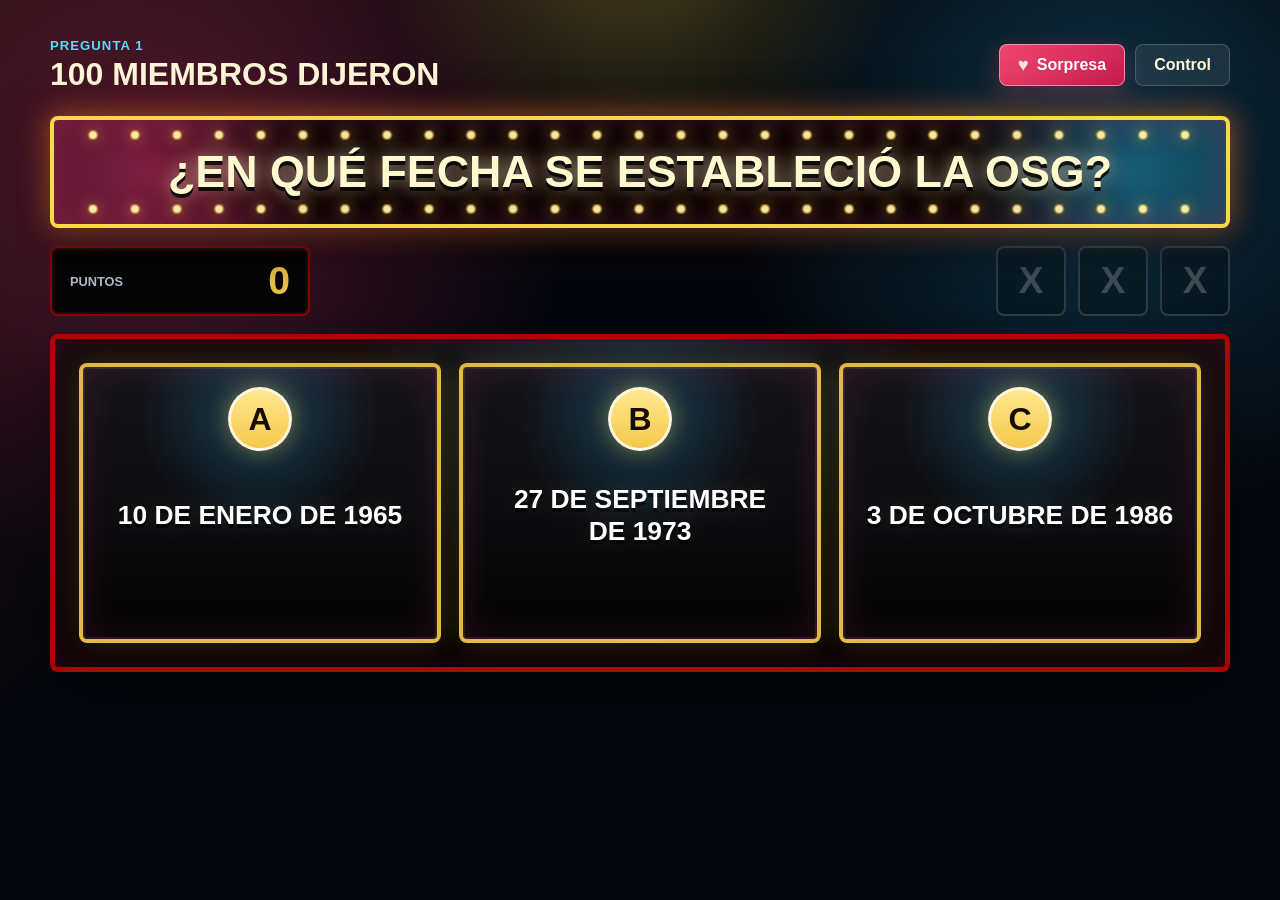
<file: index.html>
<!doctype html>
<html lang="es">
<head>
  <meta charset="utf-8">
  <meta name="viewport" content="width=device-width, initial-scale=1">
  <title>100 Miembros Dijeron | Tablero</title>
  <link rel="stylesheet" href="./styles.css?v=20261001-2">
</head>
<body data-page="board">
  <main class="stage-shell">
    <header class="topbar">
      <div>
        <p class="eyebrow" id="roundLabel">Ronda 1</p>
        <h1>100 Miembros Dijeron</h1>
      </div>
      <nav class="page-actions" aria-label="Paginas">
        <button class="surprise-button" type="button" id="surpriseButton">
          <span aria-hidden="true">♥</span>
          Sorpresa
        </button>
        <a class="ghost-button" href="./control.html">Control</a>
      </nav>
    </header>

    <section class="question-band" aria-live="polite">
      <span id="questionText"></span>
    </section>

    <section class="score-strip" aria-label="Marcador">
      <div class="score-meter">
        <span>Puntos</span>
        <strong id="scoreTotal">0</strong>
      </div>
      <div class="strike-row" id="strikeRow" aria-label="Fallas"></div>
    </section>

    <section class="answer-board" id="answerBoard" aria-label="Respuestas"></section>
  </main>

  <div class="strike-overlay" id="strikeOverlay" aria-hidden="true">
    <strong>X</strong>
  </div>

  <div class="surprise-overlay" id="surpriseOverlay" aria-hidden="true" hidden>
    <section class="surprise-card" role="dialog" aria-modal="true" aria-labelledby="surpriseTitle">
      <button class="surprise-close" type="button" id="surpriseClose" aria-label="Cerrar sorpresa">&times;</button>
      <div class="surprise-art">
        <img src="./assets/pug-enamorado.png" alt="Pug enamorado sosteniendo un corazón" width="1024" height="1024">
      </div>
      <div class="surprise-message">
        <p>Una sorpresa para ustedes</p>
        <h2 id="surpriseTitle">Te amo mucho <span>mi vidas hermosas</span></h2>
        <div class="surprise-hearts" aria-hidden="true">♥ ♥ ♥</div>
        <button class="surprise-dismiss" type="button" id="surpriseDismiss">Cerrar con amor</button>
      </div>
    </section>
  </div>

  <script src="./app.js?v=20261001-2"></script>
</body>
</html>
</file>
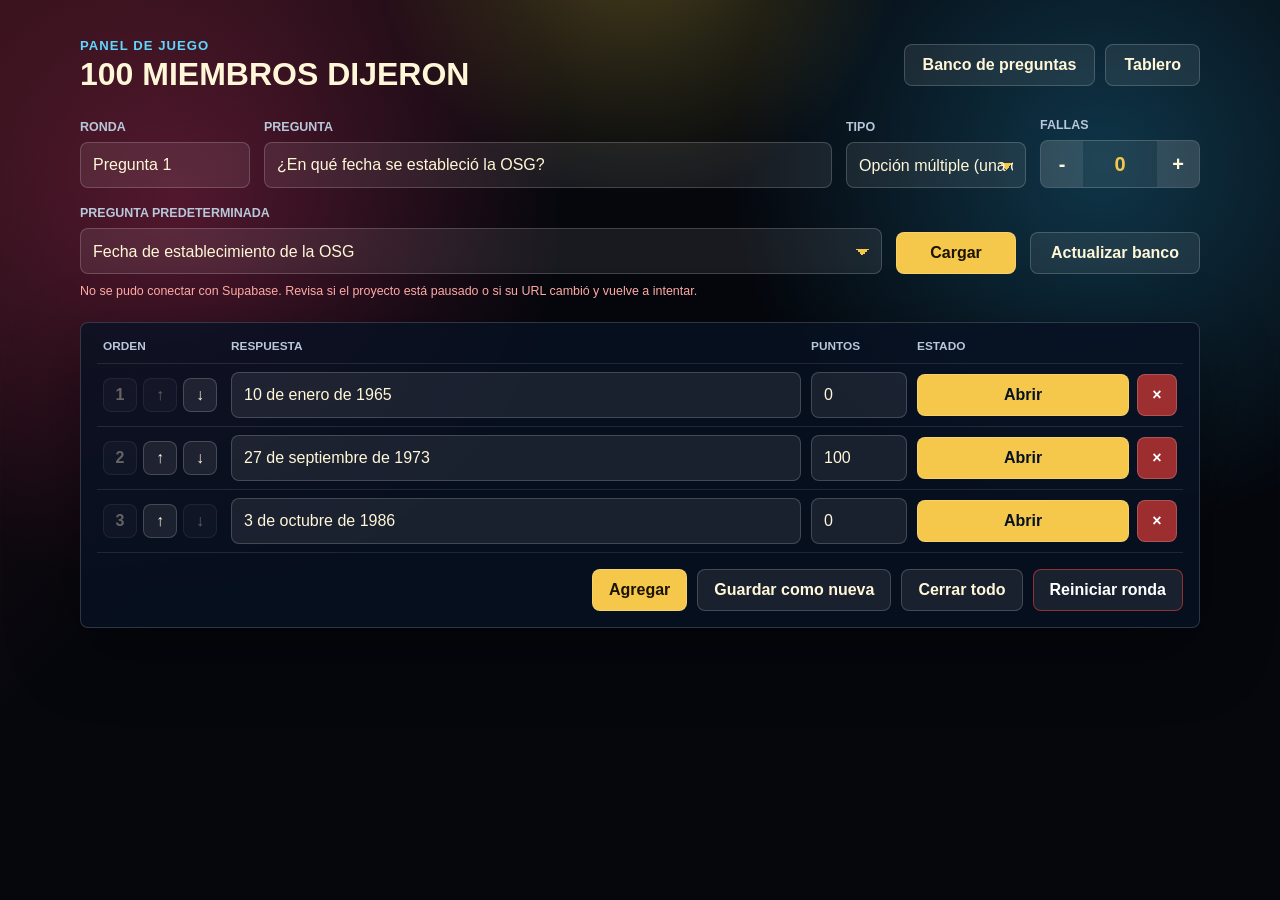
<file: control.html>
<!doctype html>
<html lang="es">
<head>
  <meta charset="utf-8">
  <meta name="viewport" content="width=device-width, initial-scale=1">
  <title>100 Miembros Dijeron | Control</title>
  <link rel="stylesheet" href="./styles.css?v=20261001-2">
</head>
<body data-page="control">
  <main class="control-shell">
    <header class="topbar control-topbar">
      <div>
        <p class="eyebrow">Panel de juego</p>
        <h1>100 Miembros Dijeron</h1>
      </div>
      <nav class="page-actions" aria-label="Paginas">
        <a class="ghost-button" href="./questions.html">Banco de preguntas</a>
        <a class="ghost-button" href="./index.html">Tablero</a>
      </nav>
    </header>

    <section class="editor-band" aria-label="Datos de la ronda">
      <label class="field">
        <span>Ronda</span>
        <input id="roundInput" type="text" autocomplete="off">
      </label>
      <label class="field wide-field">
        <span>Pregunta</span>
        <input id="questionInput" type="text" autocomplete="off">
      </label>
      <label class="field">
        <span>Tipo</span>
        <select id="modeInput">
          <option value="survey">Respuestas con puntos</option>
          <option value="choice">Opción múltiple (una correcta)</option>
        </select>
      </label>
      <div class="strike-control" aria-label="Fallas">
        <span>Fallas</span>
        <div class="stepper">
          <button type="button" id="strikeDown" aria-label="Quitar falla">-</button>
          <strong id="strikeCount">0</strong>
          <button type="button" id="strikeUp" aria-label="Agregar falla">+</button>
        </div>
      </div>
    </section>

    <section class="preset-band" aria-label="Preguntas predeterminadas">
      <label class="field preset-field">
        <span>Pregunta predeterminada</span>
        <select id="presetSelect"></select>
      </label>
      <button class="primary-button" type="button" id="loadPreset">Cargar</button>
      <button class="plain-button" type="button" id="refreshBank">Actualizar banco</button>
      <p class="control-bank-status" id="controlBankStatus" role="status" aria-live="polite"></p>
    </section>

    <section class="answer-editor" aria-label="Editor de respuestas">
      <div class="editor-head">
        <span>Orden</span>
        <span>Respuesta</span>
        <span>Puntos</span>
        <span>Estado</span>
      </div>
      <div id="answerEditor"></div>
      <div class="editor-actions">
        <button class="primary-button" type="button" id="addAnswer">Agregar</button>
        <button class="plain-button" type="button" id="saveToBank">Guardar como nueva</button>
        <button class="plain-button" type="button" id="hideAll">Cerrar todo</button>
        <button class="plain-button danger" type="button" id="resetRound">Reiniciar ronda</button>
      </div>
    </section>
  </main>

  <script src="./supabase-config.js"></script>
  <script src="./question-bank.js?v=20261001-2"></script>
  <script src="./app.js?v=20261001-2"></script>
</body>
</html>
</file>
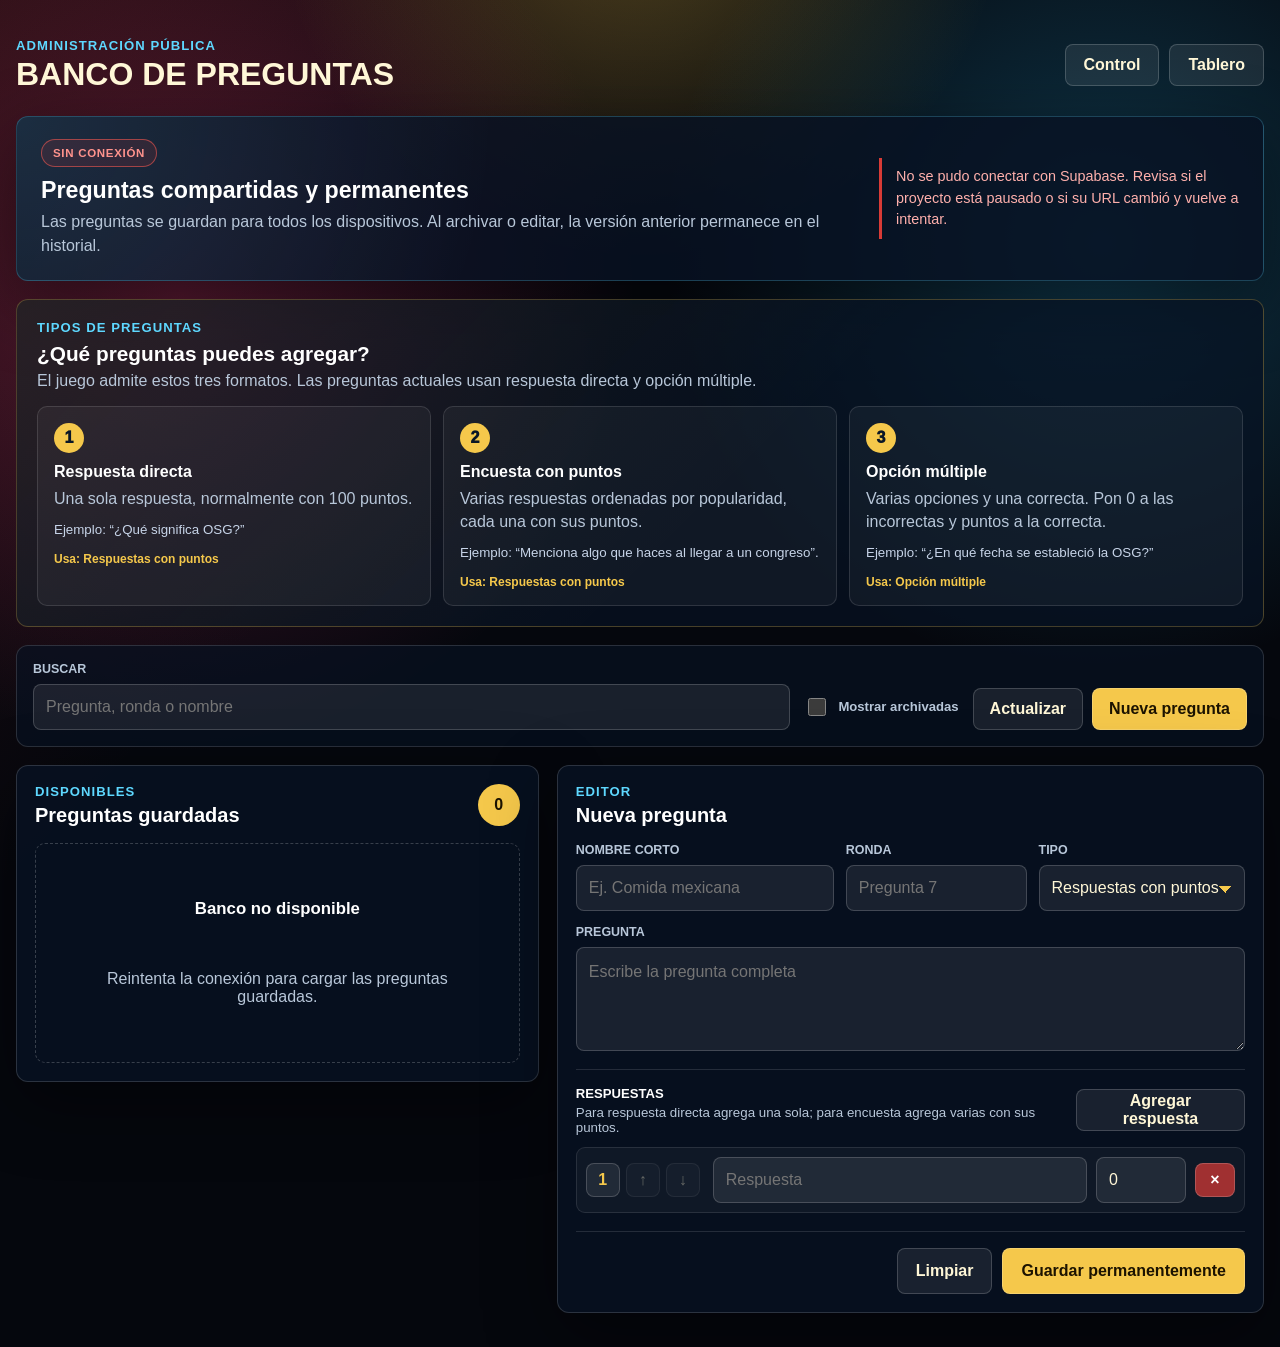
<file: questions.html>
<!doctype html>
<html lang="es">
<head>
  <meta charset="utf-8">
  <meta name="viewport" content="width=device-width, initial-scale=1">
  <title>100 Miembros Dijeron | Banco de preguntas</title>
  <link rel="stylesheet" href="./styles.css?v=20261001-2">
</head>
<body data-page="questions">
  <main class="control-shell bank-shell">
    <header class="topbar control-topbar">
      <div>
        <p class="eyebrow">Administración pública</p>
        <h1>Banco de preguntas</h1>
      </div>
      <nav class="page-actions" aria-label="Páginas">
        <a class="ghost-button" href="./control.html">Control</a>
        <a class="ghost-button" href="./index.html">Tablero</a>
      </nav>
    </header>

    <section class="bank-summary" aria-labelledby="bankSummaryTitle">
      <div>
        <span class="connection-badge" id="connectionBadge">Conectando</span>
        <h2 id="bankSummaryTitle">Preguntas compartidas y permanentes</h2>
        <p>Las preguntas se guardan para todos los dispositivos. Al archivar o editar, la versión anterior permanece en el historial.</p>
      </div>
      <p class="bank-status" id="bankStatus" role="status" aria-live="polite"></p>
    </section>

    <section class="question-type-guide" aria-labelledby="questionTypeTitle">
      <div class="question-type-heading">
        <p class="eyebrow">Tipos de preguntas</p>
        <h2 id="questionTypeTitle">¿Qué preguntas puedes agregar?</h2>
        <p>El juego admite estos tres formatos. Las preguntas actuales usan respuesta directa y opción múltiple.</p>
      </div>
      <div class="question-type-grid">
        <article>
          <span class="question-type-number">1</span>
          <h3>Respuesta directa</h3>
          <p>Una sola respuesta, normalmente con 100 puntos.</p>
          <small>Ejemplo: “¿Qué significa OSG?”</small>
          <strong>Usa: Respuestas con puntos</strong>
        </article>
        <article>
          <span class="question-type-number">2</span>
          <h3>Encuesta con puntos</h3>
          <p>Varias respuestas ordenadas por popularidad, cada una con sus puntos.</p>
          <small>Ejemplo: “Menciona algo que haces al llegar a un congreso”.</small>
          <strong>Usa: Respuestas con puntos</strong>
        </article>
        <article>
          <span class="question-type-number">3</span>
          <h3>Opción múltiple</h3>
          <p>Varias opciones y una correcta. Pon 0 a las incorrectas y puntos a la correcta.</p>
          <small>Ejemplo: “¿En qué fecha se estableció la OSG?”</small>
          <strong>Usa: Opción múltiple</strong>
        </article>
      </div>
    </section>

    <section class="bank-toolbar" aria-label="Herramientas del banco">
      <label class="field bank-search">
        <span>Buscar</span>
        <input id="bankSearch" type="search" placeholder="Pregunta, ronda o nombre" autocomplete="off">
      </label>
      <label class="archive-toggle">
        <input id="showArchived" type="checkbox">
        <span>Mostrar archivadas</span>
      </label>
      <div class="bank-toolbar-actions">
        <button class="plain-button" type="button" id="refreshQuestions">Actualizar</button>
        <button class="primary-button" type="button" id="newQuestion">Nueva pregunta</button>
      </div>
    </section>

    <div class="bank-layout">
      <section class="bank-list-panel" aria-labelledby="bankListTitle">
        <div class="bank-panel-heading">
          <div>
            <p class="eyebrow">Disponibles</p>
            <h2 id="bankListTitle">Preguntas guardadas</h2>
          </div>
          <strong id="bankCount">0</strong>
        </div>
        <div class="bank-list" id="bankList"></div>
      </section>

      <section class="bank-form-panel" aria-labelledby="bankFormTitle">
        <div class="bank-panel-heading">
          <div>
            <p class="eyebrow">Editor</p>
            <h2 id="bankFormTitle">Nueva pregunta</h2>
          </div>
        </div>

        <form id="questionForm">
          <input id="questionId" type="hidden">
          <input id="questionRevision" type="hidden">

          <div class="bank-form-grid">
            <label class="field">
              <span>Nombre corto</span>
              <input id="bankLabel" type="text" maxlength="120" placeholder="Ej. Comida mexicana" required>
            </label>
            <label class="field">
              <span>Ronda</span>
              <input id="bankRound" type="text" maxlength="120" placeholder="Pregunta 7" required>
            </label>
            <label class="field bank-type-field">
              <span>Tipo</span>
              <select id="bankMode">
                <option value="survey">Respuestas con puntos</option>
                <option value="choice">Opción múltiple (una correcta)</option>
              </select>
            </label>
          </div>

          <label class="field bank-question-field">
            <span>Pregunta</span>
            <textarea id="bankQuestion" maxlength="500" placeholder="Escribe la pregunta completa" required></textarea>
          </label>

          <div class="bank-answer-heading">
            <div>
              <span>Respuestas</span>
              <small id="answerHelp">Agrega una respuesta directa o varias respuestas con puntos.</small>
            </div>
            <button class="plain-button" type="button" id="addBankAnswer">Agregar respuesta</button>
          </div>
          <div class="bank-answer-list" id="bankAnswerList"></div>

          <div class="bank-form-actions">
            <button class="plain-button" type="button" id="cancelQuestion">Limpiar</button>
            <button class="primary-button" type="submit" id="saveQuestion">Guardar permanentemente</button>
          </div>
        </form>
      </section>
    </div>
  </main>

  <script src="./supabase-config.js"></script>
  <script src="./question-bank.js?v=20261001-2"></script>
  <script src="./questions.js?v=20261001-2"></script>
</body>
</html>
</file>
<file: styles.css>
:root {
  color-scheme: dark;
  --ink: #fff7d7;
  --muted: #b8c7d9;
  --panel: rgba(8, 18, 35, 0.82);
  --panel-strong: #081221;
  --line: rgba(255, 255, 255, 0.18);
  --gold: #f5c84b;
  --gold-dark: #9d6813;
  --red: #d83b36;
  --cyan: #5ed8ff;
  --green: #47d18c;
  --shadow: 0 22px 70px rgba(0, 0, 0, 0.42);
}

* {
  box-sizing: border-box;
}

body {
  min-height: 100vh;
  margin: 0;
  font-family: Arial, Helvetica, sans-serif;
  color: var(--ink);
  background:
    radial-gradient(circle at 50% -8%, rgba(255, 224, 70, 0.26), transparent 23%),
    radial-gradient(circle at 14% 22%, rgba(238, 55, 122, 0.28), transparent 30%),
    radial-gradient(circle at 86% 18%, rgba(39, 173, 226, 0.28), transparent 28%),
    linear-gradient(135deg, rgba(216, 59, 54, 0.16), transparent 34%),
    #05070d;
}

button,
input,
select,
textarea {
  font: inherit;
}

button,
a {
  -webkit-tap-highlight-color: transparent;
}

.stage-shell,
.control-shell {
  width: min(1180px, calc(100% - 32px));
  min-height: 100vh;
  margin: 0 auto;
  padding: 24px 0 34px;
}

.topbar {
  display: flex;
  align-items: center;
  justify-content: space-between;
  gap: 20px;
  min-height: 82px;
}

.topbar h1 {
  margin: 0;
  font-size: 2rem;
  line-height: 1.05;
  letter-spacing: 0;
  text-transform: uppercase;
}

.eyebrow {
  margin: 0 0 5px;
  color: var(--cyan);
  font-size: 0.82rem;
  font-weight: 800;
  letter-spacing: 0.08em;
  text-transform: uppercase;
}

.page-actions {
  display: flex;
  gap: 10px;
}

.ghost-button,
.surprise-button,
.surprise-close,
.surprise-dismiss,
.primary-button,
.plain-button,
.tile-button,
.stepper button,
.icon-button {
  min-height: 42px;
  border: 1px solid var(--line);
  border-radius: 8px;
  cursor: pointer;
  font-weight: 800;
}

.ghost-button {
  display: inline-flex;
  align-items: center;
  justify-content: center;
  padding: 0 18px;
  color: var(--ink);
  text-decoration: none;
  background: rgba(255, 255, 255, 0.08);
}

.surprise-button {
  display: inline-flex;
  align-items: center;
  justify-content: center;
  gap: 8px;
  min-height: 42px;
  border: 1px solid rgba(255, 171, 190, 0.76);
  border-radius: 8px;
  padding: 0 18px;
  color: #fff;
  background: linear-gradient(135deg, #ef476f, #c81d4f);
  box-shadow: 0 8px 24px rgba(239, 71, 111, 0.28);
  cursor: pointer;
  font-weight: 800;
}

.surprise-button span {
  color: #ffe1e8;
  font-size: 1.15rem;
  line-height: 1;
  animation: surpriseHeartBeat 1500ms ease-in-out infinite;
}

.surprise-button:hover {
  filter: brightness(1.08);
  transform: translateY(-1px);
}

.surprise-button:focus-visible,
.surprise-close:focus-visible,
.surprise-dismiss:focus-visible {
  outline: 3px solid #fff;
  outline-offset: 3px;
}

.is-surprise-open {
  overflow: hidden;
}

.surprise-overlay {
  position: fixed;
  inset: 0;
  z-index: 100;
  display: grid;
  place-items: center;
  padding: 24px;
  overflow-y: auto;
  opacity: 0;
  background:
    radial-gradient(circle at 50% 25%, rgba(255, 120, 150, 0.3), transparent 45%),
    rgba(25, 1, 10, 0.9);
  backdrop-filter: blur(10px);
  transition: opacity 240ms ease;
}

.surprise-overlay[hidden] {
  display: none;
}

.surprise-overlay.is-open {
  opacity: 1;
}

.surprise-card {
  position: relative;
  display: grid;
  grid-template-columns: minmax(0, 1.05fr) minmax(280px, 0.95fr);
  width: min(900px, 100%);
  max-height: calc(100vh - 48px);
  border: 4px solid rgba(255, 210, 220, 0.96);
  border-radius: 26px;
  overflow: hidden;
  color: #4b0c22;
  background:
    radial-gradient(circle at 90% 8%, rgba(255, 255, 255, 0.92), transparent 24%),
    linear-gradient(145deg, #fff8f3, #ffdce6);
  box-shadow:
    0 28px 100px rgba(0, 0, 0, 0.62),
    0 0 54px rgba(239, 71, 111, 0.42);
  opacity: 0;
  transform: translateY(28px) scale(0.9) rotate(-1.5deg);
  transition:
    opacity 260ms ease,
    transform 420ms cubic-bezier(0.2, 0.9, 0.25, 1.15);
}

.surprise-overlay.is-open .surprise-card {
  opacity: 1;
  transform: translateY(0) scale(1) rotate(0);
}

.surprise-art {
  min-height: 0;
  overflow: hidden;
  background: #f2556d;
}

.surprise-art img {
  display: block;
  width: 100%;
  height: 100%;
  min-height: 360px;
  object-fit: cover;
}

.surprise-message {
  display: flex;
  flex-direction: column;
  align-items: center;
  justify-content: center;
  min-width: 0;
  padding: 54px 38px 42px;
  text-align: center;
}

.surprise-message p {
  margin: 0 0 14px;
  color: #b62655;
  font-size: 0.82rem;
  font-weight: 900;
  letter-spacing: 0.11em;
  text-transform: uppercase;
}

.surprise-message h2 {
  margin: 0;
  color: #4b0c22;
  font-size: clamp(2.35rem, 5vw, 4.2rem);
  line-height: 0.92;
  text-wrap: balance;
}

.surprise-message h2 span {
  display: block;
  margin-top: 12px;
  color: #d9275f;
}

.surprise-hearts {
  margin: 24px 0;
  color: #ed416f;
  font-size: 1.7rem;
  letter-spacing: 0.34em;
  text-indent: 0.34em;
  animation: surpriseHeartBeat 1500ms ease-in-out infinite;
}

.surprise-close {
  position: absolute;
  top: 14px;
  right: 14px;
  z-index: 2;
  display: grid;
  place-items: center;
  width: 44px;
  height: 44px;
  border: 1px solid rgba(75, 12, 34, 0.16);
  border-radius: 50%;
  padding: 0;
  color: #4b0c22;
  background: rgba(255, 255, 255, 0.84);
  box-shadow: 0 6px 20px rgba(75, 12, 34, 0.18);
  cursor: pointer;
  font-size: 1.8rem;
  line-height: 1;
}

.surprise-dismiss {
  min-height: 46px;
  border: 0;
  border-radius: 999px;
  padding: 0 24px;
  color: #fff;
  background: linear-gradient(135deg, #ef476f, #bd1749);
  box-shadow: 0 10px 28px rgba(200, 29, 79, 0.3);
  cursor: pointer;
  font-weight: 900;
}

.surprise-dismiss:hover {
  filter: brightness(1.08);
}

.question-band {
  position: relative;
  display: flex;
  align-items: center;
  justify-content: center;
  min-height: 112px;
  margin: 10px 0 18px;
  padding: 18px 34px;
  border: 4px solid rgba(255, 224, 70, 0.96);
  border-radius: 8px;
  overflow: hidden;
  text-align: center;
  color: #fffdf2;
  background:
    radial-gradient(circle at 8% 50%, rgba(238, 55, 122, 0.45), transparent 16%),
    radial-gradient(circle at 92% 50%, rgba(39, 173, 226, 0.45), transparent 16%),
    linear-gradient(90deg, rgba(238, 55, 122, 0.24), transparent 18%, transparent 82%, rgba(39, 173, 226, 0.24)),
    #050505;
  box-shadow:
    var(--shadow),
    0 0 30px rgba(245, 200, 75, 0.42),
    0 0 34px rgba(192, 0, 0, 0.42),
    inset 0 0 34px rgba(238, 55, 122, 0.24);
}

.question-band::before,
.question-band::after {
  content: "";
  position: absolute;
  left: 18px;
  right: 18px;
  height: 10px;
  pointer-events: none;
  background:
    radial-gradient(circle, #fff7b2 0 3px, rgba(245, 200, 75, 0.7) 4px, transparent 6px) 0 0 / 42px 10px repeat-x;
  filter: drop-shadow(0 0 8px rgba(245, 200, 75, 0.72));
  opacity: 0.95;
}

.question-band::before {
  top: 10px;
}

.question-band::after {
  bottom: 10px;
}

.question-band span {
  position: relative;
  z-index: 1;
  display: block;
  flex: 0 1 auto;
  max-width: 100%;
  font-size: 2.8rem;
  font-weight: 900;
  line-height: 0.98;
  text-transform: uppercase;
  white-space: normal;
  overflow-wrap: break-word;
  text-wrap: balance;
  color: #fff9cf;
  transform-origin: center;
  text-shadow:
    0 4px 0 rgba(0, 0, 0, 0.82),
    0 0 16px rgba(255, 255, 255, 0.45),
    0 0 30px rgba(245, 200, 75, 0.46),
    0 0 46px rgba(238, 55, 122, 0.32);
}

.score-strip {
  display: grid;
  grid-template-columns: minmax(180px, 260px) 1fr;
  align-items: center;
  gap: 16px;
  margin-bottom: 18px;
}

.score-meter {
  display: flex;
  align-items: center;
  justify-content: space-between;
  min-height: 70px;
  padding: 12px 18px;
  border: 2px solid rgba(192, 0, 0, 0.76);
  border-radius: 8px;
  background: #050505;
  box-shadow: inset 0 0 0 2px rgba(255, 255, 255, 0.04);
}

.score-meter span {
  color: var(--muted);
  font-size: 0.8rem;
  font-weight: 800;
  text-transform: uppercase;
}

.score-meter strong {
  color: var(--gold);
  font-size: 2.45rem;
  line-height: 1;
}

.score-meter strong.score-pop {
  animation: scorePop 760ms ease-out;
}

.strike-row {
  display: flex;
  justify-content: flex-end;
  gap: 12px;
  min-height: 70px;
}

.strike-mark {
  display: grid;
  place-items: center;
  width: 70px;
  border: 2px solid rgba(255, 255, 255, 0.16);
  border-radius: 8px;
  color: rgba(255, 255, 255, 0.23);
  background: rgba(0, 0, 0, 0.2);
  font-size: 2.3rem;
  font-weight: 900;
  line-height: 1;
}

.strike-mark.is-on {
  color: #fff;
  border-color: rgba(216, 59, 54, 0.85);
  background: linear-gradient(180deg, #ff5b52, #a7191d);
  text-shadow: 0 2px 0 rgba(0, 0, 0, 0.36);
}

.strike-mark.is-new {
  animation: strikeMarkHit 1120ms ease-out;
}

body[data-page="board"].is-striking .stage-shell {
  animation: boardStrikeShake 920ms steps(2, end);
}

.strike-overlay {
  position: fixed;
  inset: 0;
  z-index: 50;
  display: grid;
  place-items: center;
  pointer-events: none;
  opacity: 0;
  overflow: hidden;
  color: #fff;
  background:
    linear-gradient(90deg, transparent 0 8%, rgba(255, 255, 255, 0.14) 8% 9%, transparent 9% 18%),
    radial-gradient(circle, rgba(216, 59, 54, 0.55), rgba(120, 0, 0, 0.18) 42%, rgba(0, 0, 0, 0.82) 78%);
}

.strike-overlay::before,
.strike-overlay::after {
  content: "";
  position: absolute;
  left: -12vw;
  right: -12vw;
  height: 17vh;
  border-top: 3px solid rgba(255, 255, 255, 0.78);
  border-bottom: 3px solid rgba(255, 255, 255, 0.62);
  background: linear-gradient(180deg, rgba(255, 67, 61, 0.92), rgba(118, 0, 0, 0.92));
  box-shadow: 0 0 42px rgba(216, 59, 54, 0.68);
  opacity: 0;
}

.strike-overlay::before {
  top: 28%;
  transform: rotate(-13deg) translateX(-115%);
}

.strike-overlay::after {
  bottom: 28%;
  transform: rotate(13deg) translateX(115%);
}

.strike-overlay strong {
  position: absolute;
  line-height: 1;
  text-transform: uppercase;
}

.strike-overlay strong {
  z-index: 2;
  color: #ff332f;
  width: min(96vw, 1180px);
  text-align: center;
  font-size: clamp(9rem, calc(54vw / var(--strike-count, 1)), 44rem);
  font-weight: 900;
  letter-spacing: 0.04em;
  white-space: nowrap;
  text-shadow:
    0 6px 0 #fff,
    0 -4px 0 #fff,
    6px 0 0 #fff,
    -6px 0 0 #fff,
    0 0 34px rgba(255, 255, 255, 0.9),
    0 0 78px rgba(216, 59, 54, 0.85);
  opacity: 0;
  transform: scale(0.45) rotate(-10deg);
}

.strike-overlay.is-active {
  animation: strikeOverlayFade 1900ms ease-out both;
}

.strike-overlay.is-active::before {
  animation: strikeSlashLeft 1900ms cubic-bezier(0.2, 0.86, 0.18, 1) both;
}

.strike-overlay.is-active::after {
  animation: strikeSlashRight 1900ms cubic-bezier(0.2, 0.86, 0.18, 1) both;
}

.strike-overlay.is-active strong {
  animation: strikeXBlast 1900ms cubic-bezier(0.18, 0.9, 0.2, 1.08) both;
}

.answer-board {
  display: grid;
  grid-template-columns: minmax(0, 1fr);
  gap: 10px;
  padding: 18px 22px;
  border: 5px solid rgba(192, 0, 0, 0.92);
  border-radius: 8px;
  background:
    radial-gradient(circle at 50% 0, rgba(39, 173, 226, 0.18), transparent 42%),
    linear-gradient(180deg, rgba(8, 8, 9, 0.98), rgba(0, 0, 0, 0.99));
  box-shadow: var(--shadow), inset 0 0 42px rgba(238, 55, 122, 0.18);
}

.answer-tile {
  position: relative;
  min-height: 68px;
  border: 0;
  border-radius: 8px;
  padding: 0;
  color: inherit;
  background: transparent;
  cursor: pointer;
  perspective: 1100px;
}

.answer-tile::after {
  content: "";
  position: absolute;
  inset: -8px;
  z-index: 4;
  border-radius: 10px;
  pointer-events: none;
  opacity: 0;
  background:
    linear-gradient(105deg, transparent 8%, rgba(255, 255, 255, 0.14) 34%, rgba(255, 244, 171, 0.95) 48%, rgba(94, 216, 255, 0.28) 58%, transparent 76%);
  filter: blur(0.2px);
  transform: translateX(-120%) skewX(-18deg);
}

.answer-tile.is-opening {
  z-index: 2;
  animation: tileBump 1080ms ease-out;
}

.answer-tile.is-opening::after {
  animation: revealSweep 1080ms ease-out;
}

.answer-tile:focus-visible {
  outline: 3px solid var(--cyan);
  outline-offset: 4px;
}

.tile-inner {
  position: relative;
  display: block;
  width: 100%;
  min-height: inherit;
  transform-style: preserve-3d;
  transition: transform 360ms cubic-bezier(0.2, 0.85, 0.25, 1);
}

.answer-tile.is-revealed .tile-inner {
  transform: rotateX(180deg);
}

.answer-tile.is-opening .tile-inner {
  animation: revealFlip 1080ms cubic-bezier(0.17, 0.88, 0.22, 1.08) both;
}

.tile-face {
  position: absolute;
  inset: 0;
  display: flex;
  align-items: center;
  border-radius: 8px;
  overflow: hidden;
  backface-visibility: hidden;
}

.tile-front {
  justify-content: flex-start;
  gap: 18px;
  padding: 0 24px;
  border: 2px solid rgba(192, 0, 0, 0.72);
  color: var(--gold);
  background:
    radial-gradient(circle at 4% 50%, rgba(238, 55, 122, 0.55) 0 5px, transparent 7px),
    radial-gradient(circle at 96% 50%, rgba(39, 173, 226, 0.5) 0 5px, transparent 7px),
    linear-gradient(180deg, #101014, #020203);
  box-shadow: inset 0 0 0 3px rgba(255, 255, 255, 0.04);
  font-size: 1.9rem;
  font-weight: 900;
  text-shadow: 0 0 14px rgba(245, 200, 75, 0.5);
}

.tile-front::after {
  content: "";
  flex: 1;
  min-width: 40px;
  border-bottom: 3px dotted rgba(255, 255, 255, 0.3);
}

.answer-tile.is-opening .tile-front {
  animation: frontCharge 520ms steps(2, end);
}

.tile-back {
  position: relative;
  min-height: inherit;
  justify-content: space-between;
  gap: 14px;
  transform: rotateX(180deg);
  border: 2px solid rgba(192, 0, 0, 0.82);
  color: #fff;
  background:
    linear-gradient(90deg, rgba(238, 55, 122, 0.18), transparent 16%, transparent 84%, rgba(39, 173, 226, 0.18)),
    linear-gradient(180deg, #141419, #030303);
  box-shadow: inset 0 -10px 20px rgba(0, 0, 0, 0.22), 0 0 0 rgba(94, 216, 255, 0);
}

.answer-tile.is-opening .tile-back {
  animation: answerGlow 1080ms ease-out both;
}

.answer-text {
  flex: 1;
  min-width: 0;
  padding: 12px 18px;
  font-size: 1.26rem;
  font-weight: 900;
  line-height: 1.2;
  text-transform: uppercase;
  white-space: normal;
  overflow-wrap: anywhere;
}

.answer-tile.is-opening .answer-text {
  animation: textPunch 1080ms ease-out both;
}

.answer-points {
  display: grid;
  place-items: center;
  align-self: stretch;
  width: 88px;
  flex: 0 0 88px;
  color: #1c1300;
  background: linear-gradient(180deg, #ffe890, var(--gold));
  font-size: 1.85rem;
  font-weight: 900;
}

.answer-tile.is-opening .answer-points {
  animation: pointsPunch 1080ms ease-out both;
}

.answer-empty {
  opacity: 0.5;
  cursor: default;
}

.answer-board.is-choice-board {
  grid-template-columns: repeat(3, minmax(0, 1fr));
  gap: 18px;
  min-height: 330px;
  padding: 24px;
}

.choice-option {
  position: relative;
  display: grid;
  grid-template-rows: auto minmax(0, 1fr) auto;
  gap: 16px;
  min-width: 0;
  place-items: center;
  min-height: 280px;
  border: 4px solid rgba(245, 200, 75, 0.92);
  border-radius: 8px;
  padding: 20px 16px 22px;
  overflow: hidden;
  color: #fff7d7;
  background:
    radial-gradient(circle at 50% 18%, rgba(39, 173, 226, 0.28), transparent 42%),
    linear-gradient(180deg, #15151b, #030303);
  box-shadow:
    inset 0 0 0 2px rgba(255, 255, 255, 0.07),
    inset 0 0 36px rgba(238, 55, 122, 0.16),
    0 0 28px rgba(245, 200, 75, 0.2);
  cursor: pointer;
}

.choice-option::before {
  content: "";
  position: absolute;
  inset: -30%;
  opacity: 0;
  background: linear-gradient(110deg, transparent 24%, rgba(255, 255, 255, 0.86) 48%, transparent 66%);
  transform: translateX(-120%) rotate(12deg);
  pointer-events: none;
}

.choice-option:focus-visible {
  outline: 3px solid var(--cyan);
  outline-offset: 4px;
}

.choice-option:disabled {
  cursor: default;
}

.choice-option.is-opening {
  animation: choiceCardHit 980ms ease-out both;
}

.choice-option.is-opening::before {
  animation: choiceLightSweep 980ms ease-out both;
}

.choice-letter {
  display: grid;
  place-items: center;
  width: 64px;
  height: 64px;
  border: 3px solid rgba(255, 255, 255, 0.78);
  border-radius: 50%;
  color: #130d02;
  background: linear-gradient(180deg, #ffe890, var(--gold));
  box-shadow: 0 0 22px rgba(245, 200, 75, 0.46);
  font-size: 2rem;
  font-weight: 900;
  line-height: 1;
}

.choice-text {
  position: relative;
  z-index: 1;
  width: 100%;
  min-width: 0;
  overflow-wrap: anywhere;
  text-wrap: balance;
  color: #fff;
  font-size: 1.65rem;
  font-weight: 900;
  line-height: 1.2;
  text-transform: uppercase;
  text-shadow:
    0 4px 0 rgba(0, 0, 0, 0.55),
    0 0 30px rgba(255, 255, 255, 0.22);
}

.choice-text.is-short-choice {
  font-size: 5rem;
}

.choice-badge {
  position: relative;
  z-index: 1;
  min-height: 36px;
  color: var(--gold);
  font-size: 2rem;
  font-weight: 900;
  line-height: 1;
  text-shadow: 0 0 18px rgba(245, 200, 75, 0.42);
}

.choice-option.is-correct {
  border-color: rgba(110, 231, 183, 0.96);
  background:
    radial-gradient(circle at 50% 28%, rgba(110, 231, 183, 0.34), transparent 44%),
    linear-gradient(180deg, #123026, #03120f);
  box-shadow:
    inset 0 0 0 2px rgba(255, 255, 255, 0.1),
    inset 0 0 38px rgba(110, 231, 183, 0.22),
    0 0 32px rgba(110, 231, 183, 0.34);
}

.choice-option.is-correct .choice-badge {
  color: #caffea;
}

.choice-option.is-wrong {
  border-color: rgba(255, 83, 74, 0.98);
  background:
    radial-gradient(circle at 50% 30%, rgba(216, 59, 54, 0.52), transparent 46%),
    linear-gradient(180deg, #2f0708, #060000);
  box-shadow:
    inset 0 0 0 2px rgba(255, 255, 255, 0.08),
    inset 0 0 38px rgba(216, 59, 54, 0.3),
    0 0 34px rgba(216, 59, 54, 0.38);
}

.choice-option.is-wrong::after {
  content: "X";
  position: absolute;
  inset: 0;
  z-index: 0;
  display: grid;
  place-items: center;
  color: rgba(255, 255, 255, 0.16);
  font-size: 14rem;
  font-weight: 900;
  line-height: 1;
  transform: rotate(-8deg);
  pointer-events: none;
}

.choice-option.is-wrong .choice-badge {
  color: #fff;
  font-size: 2.7rem;
  text-shadow:
    0 3px 0 rgba(80, 0, 0, 0.7),
    0 0 18px rgba(255, 255, 255, 0.54);
}

.control-shell {
  max-width: 1120px;
}

.editor-band {
  display: grid;
  grid-template-columns: minmax(130px, 170px) minmax(280px, 1fr) minmax(150px, 180px) minmax(140px, 160px);
  gap: 14px;
  align-items: end;
  margin: 12px 0 18px;
}

.field {
  display: grid;
  gap: 8px;
}

.field span,
.strike-control > span {
  color: var(--muted);
  font-size: 0.78rem;
  font-weight: 800;
  text-transform: uppercase;
}

input,
select,
textarea {
  width: 100%;
  min-height: 46px;
  border: 1px solid var(--line);
  border-radius: 8px;
  padding: 0 12px;
  color: var(--ink);
  background: rgba(255, 255, 255, 0.08);
  outline: none;
}

select {
  appearance: none;
  background:
    linear-gradient(45deg, transparent 50%, var(--gold) 50%) calc(100% - 18px) 20px / 7px 7px no-repeat,
    linear-gradient(135deg, var(--gold) 50%, transparent 50%) calc(100% - 12px) 20px / 7px 7px no-repeat,
    rgba(255, 255, 255, 0.08);
}

select option {
  color: #061221;
  background: #fff;
}

input:focus,
select:focus,
textarea:focus {
  border-color: var(--cyan);
  box-shadow: 0 0 0 3px rgba(94, 216, 255, 0.16);
}

.preset-band {
  display: grid;
  grid-template-columns: minmax(0, 1fr) 120px 170px;
  gap: 14px;
  align-items: end;
  margin: 0 0 18px;
}

.control-bank-status {
  grid-column: 1 / -1;
  min-height: 20px;
  margin: -4px 0 0;
  color: var(--muted);
  font-size: 0.78rem;
}

.control-bank-status[data-tone="success"] {
  color: #a7f3cf;
}

.control-bank-status[data-tone="error"] {
  color: #ffaaa5;
}

.control-bank-status[data-tone="warning"] {
  color: var(--gold);
}

.strike-control {
  display: grid;
  gap: 8px;
}

.stepper {
  display: grid;
  grid-template-columns: 42px 1fr 42px;
  align-items: center;
  min-height: 46px;
  border: 1px solid var(--line);
  border-radius: 8px;
  overflow: hidden;
  background: rgba(255, 255, 255, 0.08);
}

.stepper button {
  min-height: 46px;
  border: 0;
  border-radius: 0;
  color: var(--ink);
  background: rgba(255, 255, 255, 0.08);
  font-size: 1.25rem;
}

.stepper strong {
  text-align: center;
  color: var(--gold);
  font-size: 1.25rem;
}

.answer-editor {
  padding: 16px;
  border: 1px solid rgba(255, 255, 255, 0.16);
  border-radius: 8px;
  background: var(--panel);
  box-shadow: var(--shadow);
}

.editor-head,
.answer-row {
  display: grid;
  grid-template-columns: 118px minmax(220px, 1fr) 96px minmax(230px, 260px);
  gap: 10px;
  align-items: center;
}

.editor-head {
  margin-bottom: 10px;
  padding: 0 6px;
  color: var(--muted);
  font-size: 0.74rem;
  font-weight: 800;
  text-transform: uppercase;
}

.answer-row {
  min-height: 62px;
  padding: 8px 6px;
  border-top: 1px solid rgba(255, 255, 255, 0.1);
}

.order-tools {
  display: grid;
  grid-template-columns: 34px 34px 34px;
  gap: 6px;
}

.icon-button {
  display: grid;
  place-items: center;
  min-width: 34px;
  min-height: 34px;
  padding: 0;
  color: var(--ink);
  background: rgba(255, 255, 255, 0.08);
}

.icon-button:disabled {
  cursor: not-allowed;
  opacity: 0.36;
}

.tile-button {
  width: 100%;
  padding: 0 12px;
  color: #061221;
  background: var(--gold);
}

.tile-button.is-open {
  color: #04140d;
  background: var(--green);
}

.row-actions {
  display: grid;
  grid-template-columns: 1fr 40px;
  gap: 8px;
}

.remove-button {
  color: #fff;
  background: rgba(216, 59, 54, 0.72);
}

.editor-actions {
  display: flex;
  flex-wrap: wrap;
  justify-content: flex-end;
  gap: 10px;
  padding-top: 16px;
  border-top: 1px solid rgba(255, 255, 255, 0.1);
}

.primary-button,
.plain-button {
  padding: 0 16px;
}

.primary-button {
  color: #1c1300;
  background: var(--gold);
}

.plain-button {
  color: var(--ink);
  background: rgba(255, 255, 255, 0.08);
}

.danger {
  border-color: rgba(216, 59, 54, 0.62);
  color: #fff;
}

.bank-shell {
  width: min(1380px, calc(100% - 32px));
  max-width: none;
}

.bank-summary {
  display: grid;
  grid-template-columns: minmax(0, 1fr) minmax(240px, 360px);
  gap: 24px;
  align-items: center;
  margin: 10px 0 18px;
  padding: 22px 24px;
  border: 1px solid rgba(94, 216, 255, 0.24);
  border-radius: 12px;
  background:
    radial-gradient(circle at 0 0, rgba(94, 216, 255, 0.14), transparent 38%),
    var(--panel);
  box-shadow: var(--shadow);
}

.bank-summary h2 {
  margin: 10px 0 6px;
  color: #fff;
  font-size: 1.45rem;
}

.bank-summary p {
  margin: 0;
  color: var(--muted);
  line-height: 1.5;
}

.connection-badge {
  display: inline-flex;
  align-items: center;
  min-height: 28px;
  border: 1px solid rgba(94, 216, 255, 0.38);
  border-radius: 999px;
  padding: 0 11px;
  color: var(--cyan);
  background: rgba(94, 216, 255, 0.1);
  font-size: 0.72rem;
  font-weight: 900;
  letter-spacing: 0.06em;
  text-transform: uppercase;
}

.connection-badge[data-tone="success"] {
  border-color: rgba(71, 209, 140, 0.5);
  color: #8ff0be;
  background: rgba(71, 209, 140, 0.12);
}

.connection-badge[data-tone="warning"] {
  border-color: rgba(245, 200, 75, 0.48);
  color: var(--gold);
  background: rgba(245, 200, 75, 0.1);
}

.connection-badge[data-tone="error"] {
  border-color: rgba(255, 91, 82, 0.55);
  color: #ff938d;
  background: rgba(216, 59, 54, 0.13);
}

.bank-status {
  min-height: 48px;
  border-left: 3px solid rgba(94, 216, 255, 0.58);
  padding: 8px 0 8px 14px;
  font-size: 0.9rem;
}

.bank-status[data-tone="success"] {
  border-left-color: var(--green);
  color: #b9f7d7;
}

.bank-status[data-tone="warning"] {
  border-left-color: var(--gold);
  color: #ffeaa5;
}

.bank-status[data-tone="error"] {
  border-left-color: var(--red);
  color: #ffb0ac;
}

.question-type-guide {
  margin-bottom: 18px;
  padding: 20px;
  border: 1px solid rgba(245, 200, 75, 0.25);
  border-radius: 12px;
  background:
    linear-gradient(135deg, rgba(245, 200, 75, 0.08), transparent 58%),
    rgba(8, 18, 35, 0.72);
}

.question-type-heading {
  margin-bottom: 16px;
}

.question-type-heading h2 {
  margin: 7px 0 6px;
  color: #fff;
  font-size: 1.3rem;
}

.question-type-heading > p:last-child {
  margin: 0;
  color: var(--muted);
}

.question-type-grid {
  display: grid;
  grid-template-columns: repeat(3, minmax(0, 1fr));
  gap: 12px;
}

.question-type-grid article {
  min-width: 0;
  border: 1px solid rgba(255, 255, 255, 0.12);
  border-radius: 10px;
  padding: 16px;
  background: rgba(255, 255, 255, 0.045);
}

.question-type-grid h3 {
  margin: 10px 0 6px;
  color: #fff;
  font-size: 1rem;
}

.question-type-grid p,
.question-type-grid small {
  display: block;
  margin: 0;
  color: var(--muted);
  line-height: 1.45;
}

.question-type-grid small {
  margin-top: 10px;
  color: #c7d4e8;
}

.question-type-grid strong {
  display: block;
  margin-top: 12px;
  color: var(--gold);
  font-size: 0.75rem;
}

.question-type-number {
  display: grid;
  place-items: center;
  width: 30px;
  min-height: 30px;
  border-radius: 50%;
  color: #0a1727;
  background: var(--gold);
  font-weight: 950;
}

.bank-toolbar {
  display: grid;
  grid-template-columns: minmax(220px, 1fr) auto auto;
  gap: 14px;
  align-items: end;
  margin-bottom: 18px;
  padding: 16px;
  border: 1px solid rgba(255, 255, 255, 0.14);
  border-radius: 12px;
  background: rgba(8, 18, 35, 0.68);
}

.archive-toggle {
  display: flex;
  align-items: center;
  gap: 9px;
  min-height: 46px;
  color: var(--muted);
  font-size: 0.82rem;
  font-weight: 800;
}

.archive-toggle input {
  width: 18px;
  min-height: 18px;
  accent-color: var(--gold);
}

.bank-toolbar-actions {
  display: flex;
  flex-wrap: wrap;
  justify-content: flex-end;
  gap: 9px;
}

.bank-layout {
  display: grid;
  grid-template-columns: minmax(340px, 0.85fr) minmax(520px, 1.15fr);
  gap: 18px;
  align-items: start;
}

.bank-list-panel,
.bank-form-panel {
  min-width: 0;
  border: 1px solid rgba(255, 255, 255, 0.15);
  border-radius: 12px;
  padding: 18px;
  background: var(--panel);
  box-shadow: var(--shadow);
}

.bank-form-panel {
  position: sticky;
  top: 14px;
}

.bank-panel-heading {
  display: flex;
  align-items: center;
  justify-content: space-between;
  gap: 16px;
  margin-bottom: 16px;
}

.bank-panel-heading h2 {
  margin: 0;
  color: #fff;
  font-size: 1.25rem;
}

.bank-panel-heading > strong {
  display: grid;
  place-items: center;
  min-width: 42px;
  height: 42px;
  border-radius: 50%;
  color: #1c1300;
  background: var(--gold);
}

.bank-list {
  display: grid;
  gap: 12px;
}

.bank-empty {
  display: grid;
  place-items: center;
  min-height: 220px;
  border: 1px dashed rgba(255, 255, 255, 0.2);
  border-radius: 10px;
  padding: 30px;
  text-align: center;
  color: var(--muted);
}

.bank-empty strong {
  color: #fff;
  font-size: 1.05rem;
}

.bank-question-card {
  display: grid;
  gap: 12px;
  border: 1px solid rgba(255, 255, 255, 0.14);
  border-radius: 10px;
  padding: 16px;
  background:
    linear-gradient(135deg, rgba(94, 216, 255, 0.08), transparent 50%),
    rgba(255, 255, 255, 0.05);
}

.bank-question-card.is-archived {
  opacity: 0.68;
  border-style: dashed;
}

.bank-question-heading {
  display: grid;
  grid-template-columns: minmax(0, 1fr) auto;
  gap: 12px;
  align-items: start;
}

.bank-question-heading h3 {
  margin: 0;
  color: #fff;
  font-size: 1rem;
  line-height: 1.34;
}

.bank-mode {
  border-radius: 999px;
  padding: 6px 9px;
  color: var(--gold);
  background: rgba(245, 200, 75, 0.11);
  font-size: 0.68rem;
  font-weight: 900;
  white-space: nowrap;
  text-transform: uppercase;
}

.bank-question-meta {
  margin: 0;
  color: var(--muted);
  font-size: 0.74rem;
  line-height: 1.4;
}

.bank-question-actions {
  display: flex;
  flex-wrap: wrap;
  gap: 8px;
}

.bank-question-actions button {
  min-height: 38px;
  padding: 0 13px;
}

.bank-form-grid {
  display: grid;
  grid-template-columns: minmax(160px, 1fr) minmax(140px, 0.7fr) minmax(180px, 0.8fr);
  gap: 12px;
}

.bank-question-field {
  margin-top: 14px;
}

.bank-question-field textarea {
  min-height: 104px;
  resize: vertical;
  padding: 12px;
  line-height: 1.45;
}

.bank-answer-heading {
  display: flex;
  align-items: center;
  justify-content: space-between;
  gap: 16px;
  margin-top: 18px;
  padding-top: 16px;
  border-top: 1px solid rgba(255, 255, 255, 0.12);
}

.bank-answer-heading > div {
  display: grid;
  gap: 4px;
}

.bank-answer-heading span {
  color: #fff;
  font-size: 0.82rem;
  font-weight: 900;
  text-transform: uppercase;
}

.bank-answer-heading small {
  color: var(--muted);
}

.bank-answer-list {
  display: grid;
  gap: 8px;
  margin-top: 12px;
}

.bank-answer-row {
  display: grid;
  grid-template-columns: 118px minmax(180px, 1fr) 90px 40px;
  gap: 9px;
  align-items: center;
  padding: 9px;
  border: 1px solid rgba(255, 255, 255, 0.1);
  border-radius: 9px;
  background: rgba(255, 255, 255, 0.04);
}

.bank-answer-number {
  display: grid;
  place-items: center;
  width: 34px;
  min-height: 34px;
  border: 1px solid var(--line);
  border-radius: 8px;
  color: var(--gold);
  background: rgba(255, 255, 255, 0.08);
  font-weight: 900;
}

.bank-form-actions {
  display: flex;
  justify-content: flex-end;
  gap: 10px;
  margin-top: 18px;
  padding-top: 16px;
  border-top: 1px solid rgba(255, 255, 255, 0.12);
}

.bank-form-actions button {
  min-height: 46px;
  padding: 0 18px;
}

@keyframes revealFlip {
  0% {
    transform: rotateX(0deg) scale(1);
  }

  16% {
    transform: rotateX(0deg) translateZ(18px) scale(1.025);
  }

  30% {
    transform: rotateX(0deg) translateZ(28px) scale(1.055);
  }

  48% {
    transform: rotateX(112deg) translateZ(30px) scale(1.08);
  }

  66% {
    transform: rotateX(190deg) translateZ(16px) scale(1.035);
  }

  82% {
    transform: rotateX(174deg) translateZ(4px) scale(1.012);
  }

  100% {
    transform: rotateX(180deg) translateZ(0) scale(1);
  }
}

@keyframes revealSweep {
  0%,
  24% {
    opacity: 0;
    transform: translateX(-120%) skewX(-18deg);
  }

  38% {
    opacity: 0.9;
  }

  68% {
    opacity: 0.85;
    transform: translateX(116%) skewX(-18deg);
  }

  100% {
    opacity: 0;
    transform: translateX(135%) skewX(-18deg);
  }
}

@keyframes tileBump {
  0%,
  100% {
    filter: brightness(1);
  }

  14%,
  28% {
    filter: brightness(1.45);
  }

  21% {
    filter: brightness(0.92);
  }

  58% {
    filter: brightness(1.28);
  }
}

@keyframes frontCharge {
  0%,
  100% {
    box-shadow: inset 0 0 0 3px rgba(255, 255, 255, 0.04);
  }

  25%,
  75% {
    color: #fff7c2;
    box-shadow:
      inset 0 0 0 3px rgba(255, 255, 255, 0.1),
      inset 0 0 26px rgba(245, 200, 75, 0.45),
      0 0 24px rgba(245, 200, 75, 0.32);
  }
}

@keyframes answerGlow {
  0%,
  45% {
    box-shadow: inset 0 -10px 20px rgba(0, 0, 0, 0.22), 0 0 0 rgba(94, 216, 255, 0);
  }

  68% {
    box-shadow:
      inset 0 -10px 20px rgba(0, 0, 0, 0.22),
      inset 0 0 28px rgba(255, 255, 255, 0.2),
      0 0 34px rgba(94, 216, 255, 0.44);
  }

  100% {
    box-shadow: inset 0 -10px 20px rgba(0, 0, 0, 0.22), 0 0 0 rgba(94, 216, 255, 0);
  }
}

@keyframes textPunch {
  0%,
  53% {
    opacity: 0;
    transform: translateY(10px) scale(0.94);
  }

  66% {
    opacity: 1;
    transform: translateY(0) scale(1.08);
  }

  100% {
    opacity: 1;
    transform: translateY(0) scale(1);
  }
}

@keyframes pointsPunch {
  0%,
  58% {
    filter: brightness(1);
    transform: scaleX(0.72);
  }

  70% {
    filter: brightness(1.25);
    transform: scaleX(1.08);
  }

  100% {
    filter: brightness(1);
    transform: scaleX(1);
  }
}

@keyframes choiceCardHit {
  0% {
    filter: brightness(1);
    transform: scale(1);
  }

  28% {
    filter: brightness(1.5);
    transform: scale(1.045);
  }

  54% {
    filter: brightness(1.12);
    transform: scale(0.985);
  }

  100% {
    filter: brightness(1);
    transform: scale(1);
  }
}

@keyframes choiceLightSweep {
  0%,
  18% {
    opacity: 0;
    transform: translateX(-120%) rotate(12deg);
  }

  36% {
    opacity: 0.82;
  }

  76% {
    opacity: 0.55;
    transform: translateX(118%) rotate(12deg);
  }

  100% {
    opacity: 0;
    transform: translateX(136%) rotate(12deg);
  }
}

@keyframes scorePop {
  0% {
    transform: scale(1);
    text-shadow: none;
  }

  34% {
    transform: scale(1.24);
    text-shadow: 0 0 22px rgba(245, 200, 75, 0.72);
  }

  100% {
    transform: scale(1);
    text-shadow: none;
  }
}

@keyframes strikeOverlayFade {
  0% {
    opacity: 0;
  }

  9%,
  68% {
    opacity: 1;
  }

  100% {
    opacity: 0;
  }
}

@keyframes strikeXBlast {
  0% {
    opacity: 0;
    transform: scale(0.32) rotate(-16deg);
  }

  14% {
    opacity: 1;
    transform: scale(1.16) rotate(4deg);
  }

  28% {
    transform: scale(0.96) rotate(-2deg);
  }

  58% {
    opacity: 1;
    transform: scale(1) rotate(0deg);
  }

  100% {
    opacity: 0;
    transform: scale(1.18) rotate(0deg);
  }
}

@keyframes strikeSlashLeft {
  0% {
    opacity: 0;
    transform: rotate(-13deg) translateX(-115%);
  }

  18%,
  68% {
    opacity: 1;
    transform: rotate(-13deg) translateX(0);
  }

  100% {
    opacity: 0;
    transform: rotate(-13deg) translateX(115%);
  }
}

@keyframes strikeSlashRight {
  0% {
    opacity: 0;
    transform: rotate(13deg) translateX(115%);
  }

  18%,
  68% {
    opacity: 1;
    transform: rotate(13deg) translateX(0);
  }

  100% {
    opacity: 0;
    transform: rotate(13deg) translateX(-115%);
  }
}

@keyframes strikeMarkHit {
  0% {
    transform: scale(1);
  }

  20% {
    transform: scale(1.18);
    box-shadow: 0 0 28px rgba(216, 59, 54, 0.78);
  }

  100% {
    transform: scale(1);
  }
}

@keyframes boardStrikeShake {
  0%,
  100% {
    transform: translate(0, 0);
  }

  12% {
    transform: translate(-10px, 4px);
  }

  24% {
    transform: translate(9px, -5px);
  }

  36% {
    transform: translate(-7px, -3px);
  }

  48% {
    transform: translate(7px, 4px);
  }

  60% {
    transform: translate(-4px, 2px);
  }

  72% {
    transform: translate(3px, -2px);
  }
}

@keyframes surpriseHeartBeat {
  0%,
  100% {
    transform: scale(1);
  }

  14% {
    transform: scale(1.2);
  }

  28% {
    transform: scale(1);
  }

  42% {
    transform: scale(1.12);
  }
}

@media (max-width: 860px) {
  .stage-shell,
  .control-shell {
    width: min(100% - 20px, 680px);
    padding-top: 14px;
  }

  .topbar,
  .editor-band,
  .preset-band,
  .score-strip,
  .answer-board,
  .editor-head,
  .answer-row {
    grid-template-columns: 1fr;
  }

  .topbar {
    display: grid;
  }

  .page-actions {
    justify-content: flex-start;
    flex-wrap: wrap;
  }

  .bank-shell {
    width: min(100% - 20px, 680px);
  }

  .bank-summary,
  .bank-toolbar,
  .bank-layout,
  .bank-form-grid,
  .question-type-grid {
    grid-template-columns: 1fr;
  }

  .bank-toolbar-actions {
    justify-content: flex-start;
  }

  .bank-form-panel {
    position: static;
  }

  .bank-answer-row {
    grid-template-columns: 1fr 90px 42px;
  }

  .bank-answer-row .order-tools {
    grid-column: 1 / -1;
  }

  .bank-answer-heading {
    align-items: flex-start;
    flex-direction: column;
  }

  .surprise-overlay {
    align-items: start;
    padding: 14px;
  }

  .surprise-card {
    grid-template-columns: 1fr;
    width: min(520px, 100%);
    max-height: none;
  }

  .surprise-art img {
    min-height: 0;
    aspect-ratio: 4 / 3;
    object-position: 50% 39%;
  }

  .surprise-message {
    padding: 34px 24px 30px;
  }

  .surprise-message h2 {
    font-size: clamp(2.2rem, 12vw, 3.5rem);
  }

  .question-band span {
    font-size: 1.5rem;
  }

  .strike-row {
    justify-content: flex-start;
  }

  .strike-mark {
    width: 58px;
    min-height: 58px;
  }

  .answer-text {
    font-size: 1rem;
  }

  .answer-points {
    width: 68px;
    flex-basis: 68px;
    font-size: 1.35rem;
  }

  .answer-board.is-choice-board {
    grid-template-columns: 1fr;
    min-height: auto;
    padding: 18px;
  }

  .choice-option {
    min-height: 150px;
    grid-template-columns: 44px minmax(0, 1fr) 56px;
    grid-template-rows: 1fr;
    gap: 8px;
    padding: 16px 10px;
  }

  .choice-letter {
    width: 44px;
    height: 44px;
    font-size: 1.6rem;
  }

  .choice-text {
    font-size: 1rem;
  }

  .choice-text.is-short-choice {
    font-size: 2.75rem;
  }

  .choice-badge {
    min-height: 0;
    font-size: 1.5rem;
  }

  .choice-option.is-wrong::after {
    font-size: 8rem;
  }

  .editor-head {
    display: none;
  }

  .answer-row {
    gap: 8px;
    padding: 12px 0;
  }

  .row-actions {
    grid-template-columns: 1fr 44px;
  }
}

@media (prefers-reduced-motion: reduce) {
  .surprise-button span,
  .surprise-hearts {
    animation: none;
  }

  .surprise-overlay,
  .surprise-card {
    transition-duration: 1ms;
  }
}
</file>
